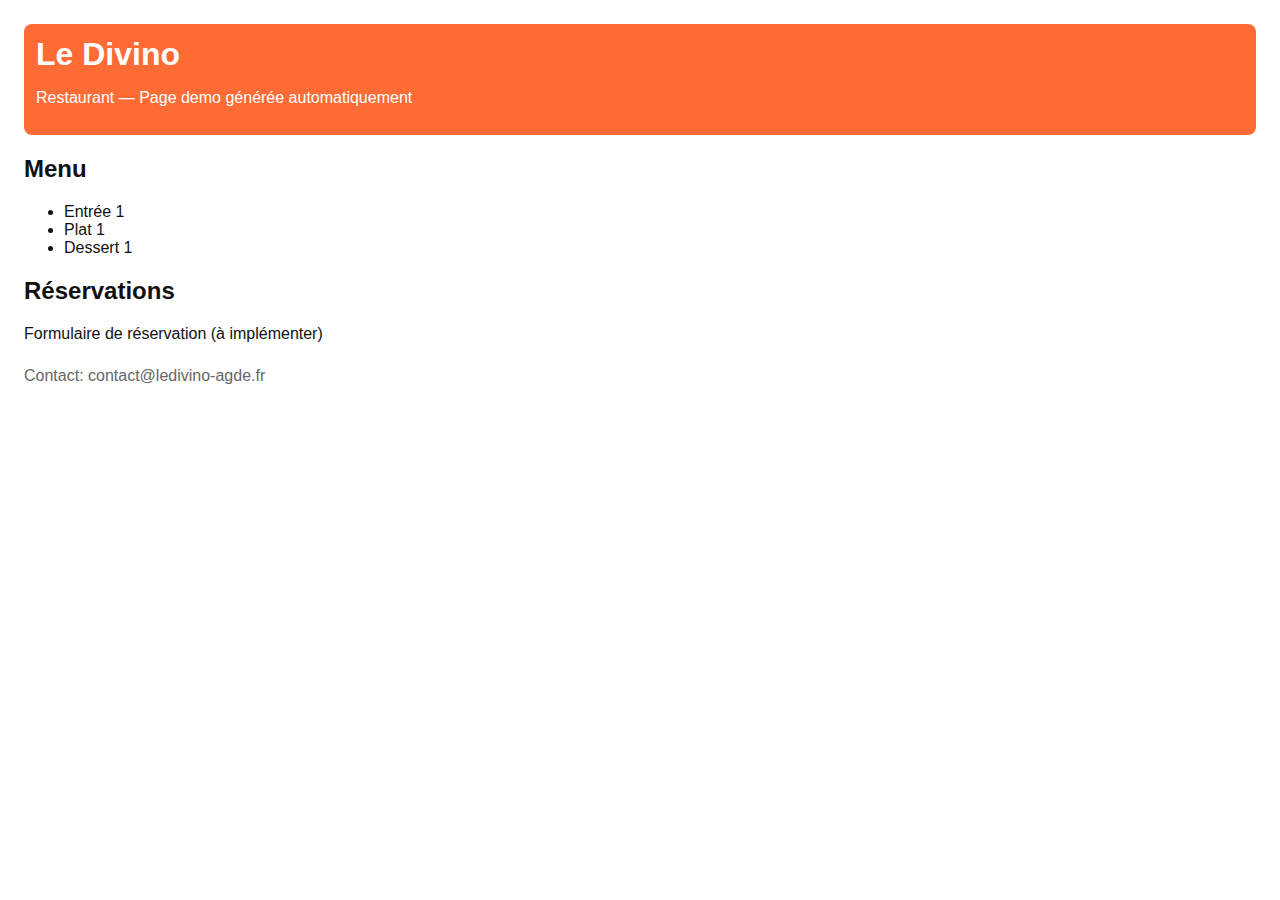
<file: example-generated-site/index.html>
<!doctype html>
<html lang="fr">
<head>
<meta charset="utf-8">
<meta name="viewport" content="width=device-width,initial-scale=1">
<title>Le Divino — Demo générée</title>
<link rel="stylesheet" href="assets/style.css">
</head>
<body>
<header><h1>Le Divino</h1><p>Restaurant — Page demo générée automatiquement</p></header>
<main>
<section>
<h2>Menu</h2>
<ul>
<li>Entrée 1</li>
<li>Plat 1</li>
<li>Dessert 1</li>
</ul>
</section>
<section>
<h2>Réservations</h2>
<p>Formulaire de réservation (à implémenter)</p>
</section>
</main>
<footer>Contact: contact@ledivino-agde.fr</footer>
</body>
</html>
</file>
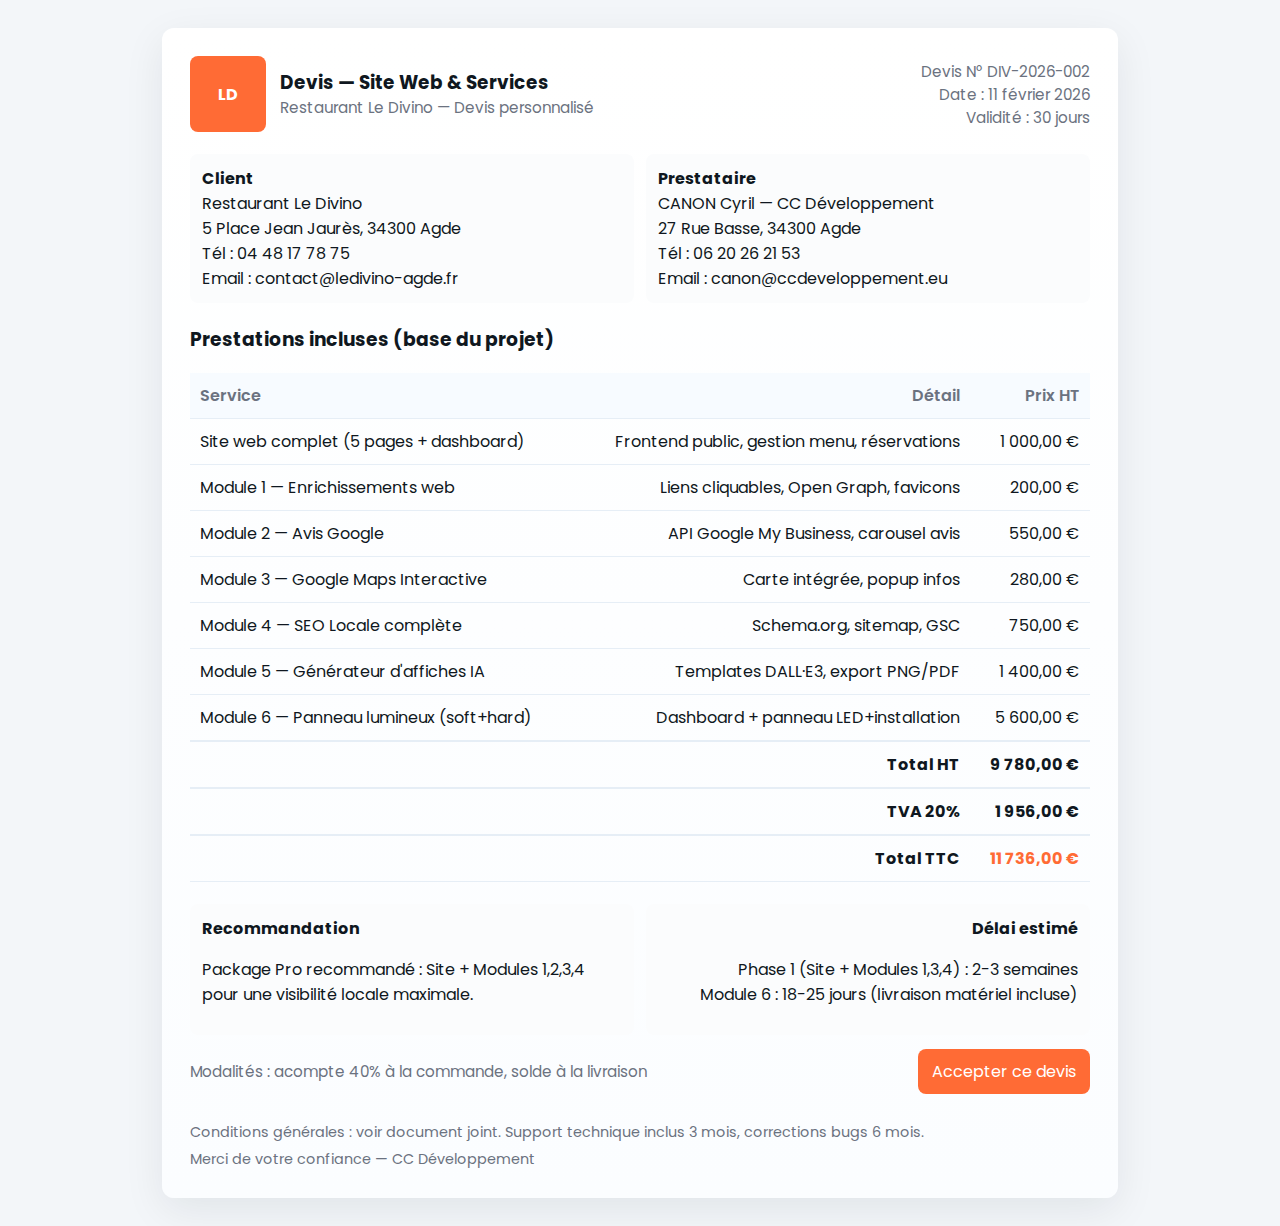
<file: DEVIS_LE_DIVINO_DESIGN.html>
<!doctype html>
<html lang="fr">
<head>
  <meta charset="utf-8">
  <meta name="viewport" content="width=device-width,initial-scale=1">
  <title>Devis - Le Divino (Design)</title>
  <link href="https://fonts.googleapis.com/css2?family=Poppins:wght@300;400;600;700&display=swap" rel="stylesheet">
  <style>
    :root{--accent:#FF6B35;--accent-dark:#D95A21;--muted:#6b7280;--bg:#ffffff;--card:#fbfcfd;--radius:10px}
    body{font-family:'Poppins',system-ui,Arial,sans-serif;background:#f3f6f9;margin:0;color:#0f1720}
    .sheet{max-width:900px;margin:28px auto;padding:28px;background:linear-gradient(180deg,#fff,#fbfdff);border-radius:12px;box-shadow:0 12px 40px rgba(16,24,40,0.08)}
    header{display:flex;justify-content:space-between;align-items:center}
    .brand{display:flex;gap:14px;align-items:center}
    .logo{width:76px;height:76px;background:var(--accent);border-radius:8px;color:#fff;display:flex;align-items:center;justify-content:center;font-weight:700}
    h1{font-size:1.15rem;margin:0}
    .meta{color:var(--muted);font-size:0.95rem}
    .client-block, .items, .summary{margin-top:22px}
    .grid{display:grid;grid-template-columns:1fr 1fr;gap:12px}
    .card{background:var(--card);padding:12px;border-radius:8px}
    table{width:100%;border-collapse:collapse;margin-top:12px}
    th,td{padding:10px;border-bottom:1px solid #e6eef6;text-align:left}
    th{background:#f7fbff;color:var(--muted);font-weight:600}
    tfoot td{border-top:2px solid #e6eef6;font-weight:700}
    .price{color:var(--accent);font-weight:700}
    .btn{display:inline-block;padding:10px 14px;background:var(--accent);color:#fff;border-radius:8px;text-decoration:none}
    footer{margin-top:28px;color:var(--muted);font-size:0.9rem}
    .right{text-align:right}
    @media (max-width:700px){.grid{grid-template-columns:1fr}}
  </style>
</head>
<body>
  <div class="sheet">
    <header>
      <div class="brand">
        <div class="logo">LD</div>
        <div>
          <h1>Devis — Site Web & Services</h1>
          <div class="meta">Restaurant Le Divino — Devis personnalisé</div>
        </div>
      </div>
      <div class="meta right">
        <div>Devis N° DIV-2026-002</div>
        <div>Date : 11 février 2026</div>
        <div>Validité : 30 jours</div>
      </div>
    </header>

    <div class="grid client-block">
      <div class="card">
        <strong>Client</strong>
        <div>Restaurant Le Divino</div>
        <div>5 Place Jean Jaurès, 34300 Agde</div>
        <div>Tél : 04 48 17 78 75</div>
        <div>Email : contact@ledivino-agde.fr</div>
      </div>
      <div class="card">
        <strong>Prestataire</strong>
        <div>CANON Cyril — CC Développement</div>
        <div>27 Rue Basse, 34300 Agde</div>
        <div>Tél : 06 20 26 21 53</div>
        <div>Email : canon@ccdeveloppement.eu</div>
      </div>
    </div>

    <section class="items">
      <h3>Prestations incluses (base du projet)</h3>
      <table>
        <thead>
          <tr><th>Service</th><th class="right">Détail</th><th class="right">Prix HT</th></tr>
        </thead>
        <tbody>
          <tr><td>Site web complet (5 pages + dashboard)</td><td class="right">Frontend public, gestion menu, réservations</td><td class="right">1 000,00 €</td></tr>
          <tr><td>Module 1 — Enrichissements web</td><td class="right">Liens cliquables, Open Graph, favicons</td><td class="right">200,00 €</td></tr>
          <tr><td>Module 2 — Avis Google</td><td class="right">API Google My Business, carousel avis</td><td class="right">550,00 €</td></tr>
          <tr><td>Module 3 — Google Maps Interactive</td><td class="right">Carte intégrée, popup infos</td><td class="right">280,00 €</td></tr>
          <tr><td>Module 4 — SEO Locale complète</td><td class="right">Schema.org, sitemap, GSC</td><td class="right">750,00 €</td></tr>
          <tr><td>Module 5 — Générateur d'affiches IA</td><td class="right">Templates DALL·E3, export PNG/PDF</td><td class="right">1 400,00 €</td></tr>
          <tr><td>Module 6 — Panneau lumineux (soft+hard)</td><td class="right">Dashboard + panneau LED+installation</td><td class="right">5 600,00 €</td></tr>
        </tbody>
        <tfoot>
          <tr><td colspan="2" class="right">Total HT</td><td class="right">9 780,00 €</td></tr>
          <tr><td colspan="2" class="right">TVA 20%</td><td class="right">1 956,00 €</td></tr>
          <tr><td colspan="2" class="right">Total TTC</td><td class="right price">11 736,00 €</td></tr>
        </tfoot>
      </table>
    </section>

    <section class="summary">
      <div class="grid">
        <div class="card">
          <strong>Recommandation</strong>
          <p>Package Pro recommandé : Site + Modules 1,2,3,4 pour une visibilité locale maximale.</p>
        </div>
        <div class="card right">
          <strong>Délai estimé</strong>
          <p>Phase 1 (Site + Modules 1,3,4) : 2-3 semaines<br>Module 6 : 18-25 jours (livraison matériel incluse)</p>
        </div>
      </div>

      <div style="margin-top:14px;display:flex;justify-content:space-between;align-items:center">
        <div class="meta">Modalités : acompte 40% à la commande, solde à la livraison</div>
        <a class="btn" href="#">Accepter ce devis</a>
      </div>
    </section>

    <footer>
      <div>Conditions générales : voir document joint. Support technique inclus 3 mois, corrections bugs 6 mois.</div>
      <div style="margin-top:6px;color:var(--muted)">Merci de votre confiance — CC Développement</div>
    </footer>
  </div>
</body>
</html>
</file>
<file: example-generated-site/assets/style.css>
body{font-family:Arial,Helvetica,sans-serif;margin:24px;color:#111}header{background:#FF6B35;color:#fff;padding:12px;border-radius:8px}h1{margin:0}section{margin-top:18px}footer{margin-top:24px;color:#666}
</file>
